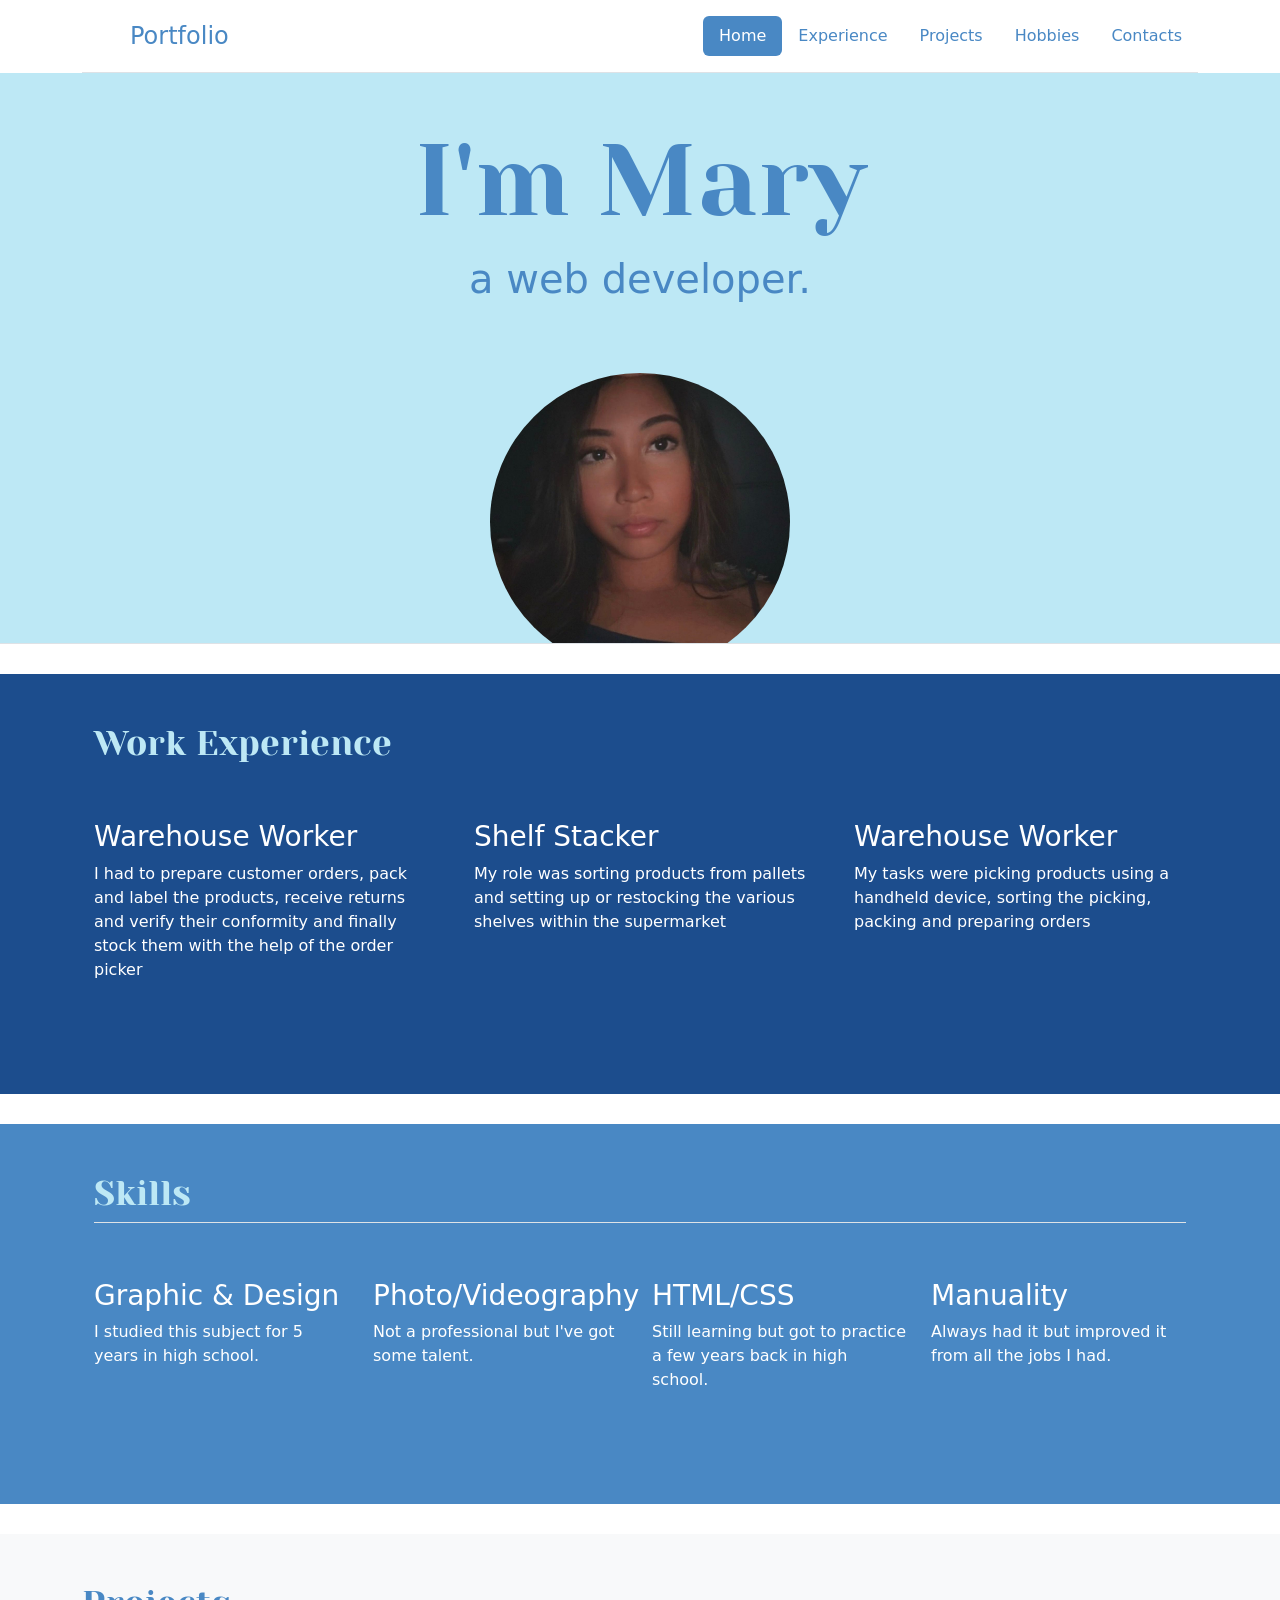
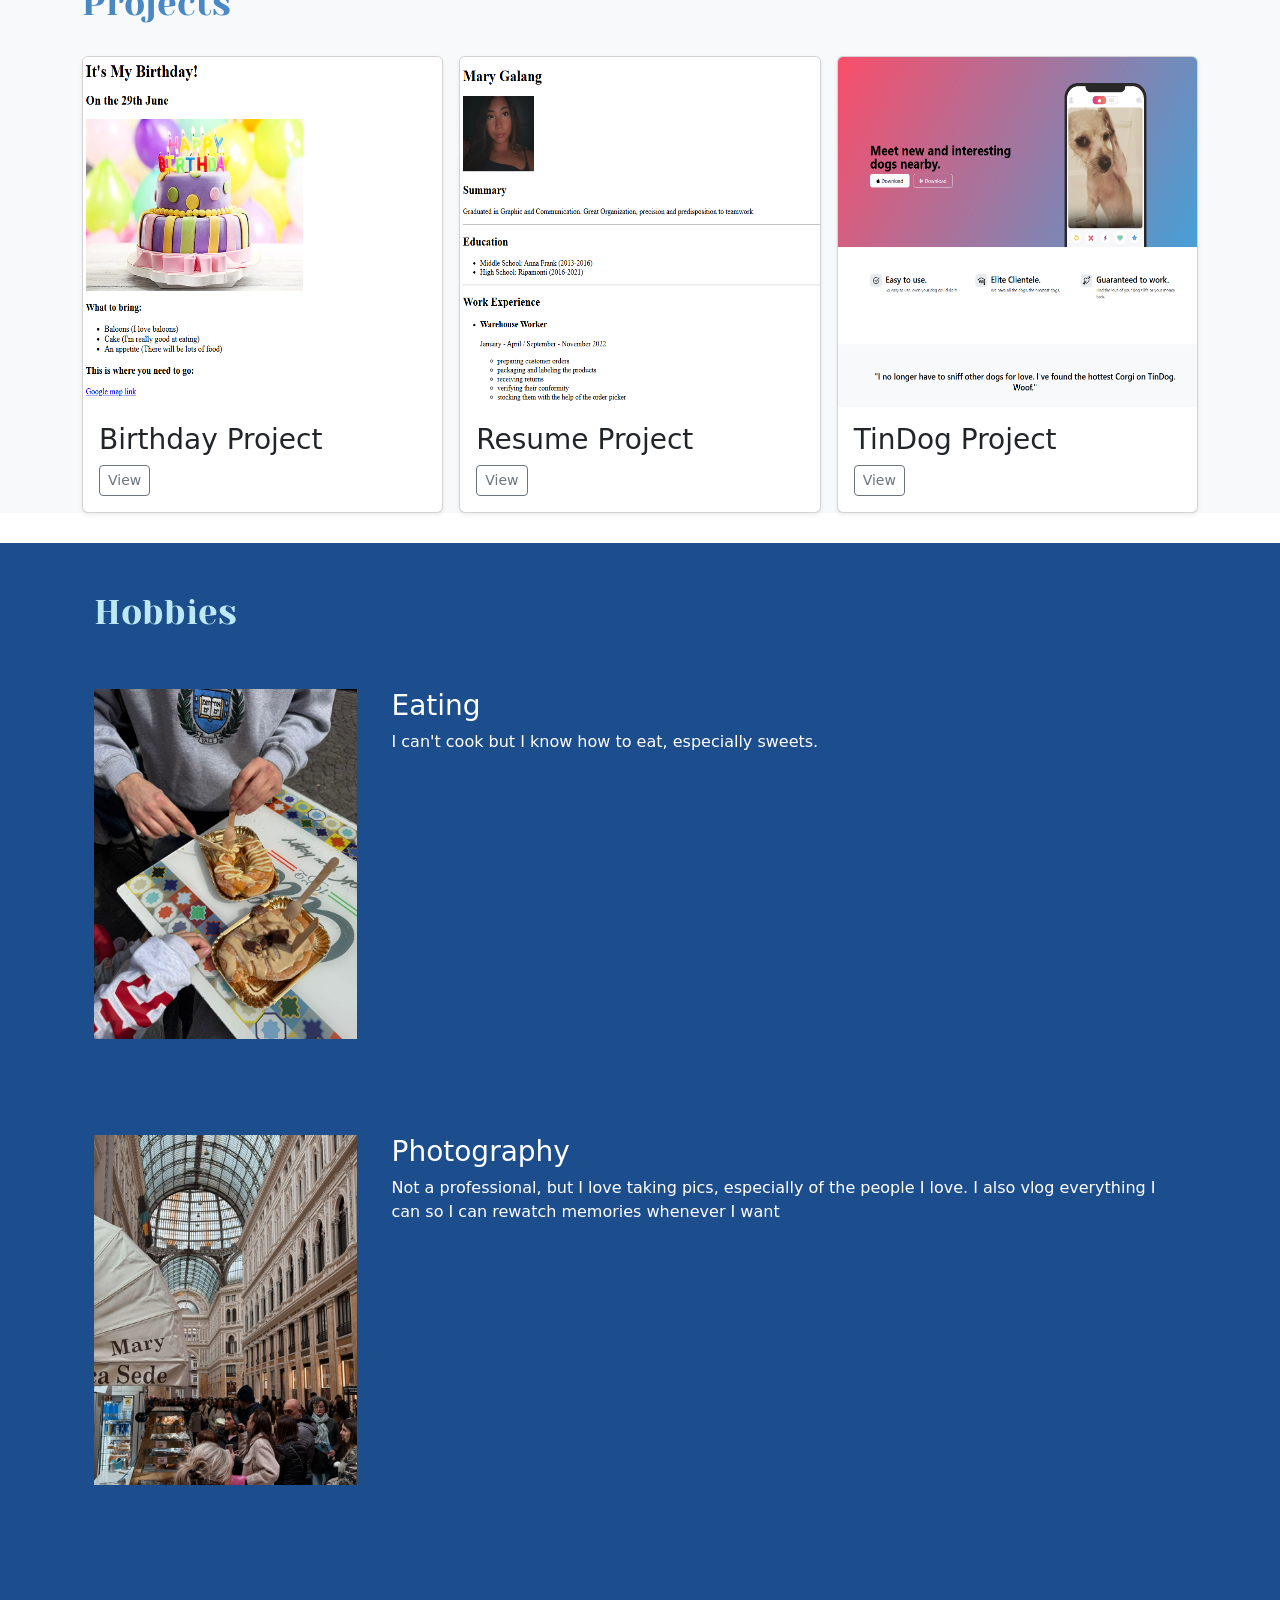
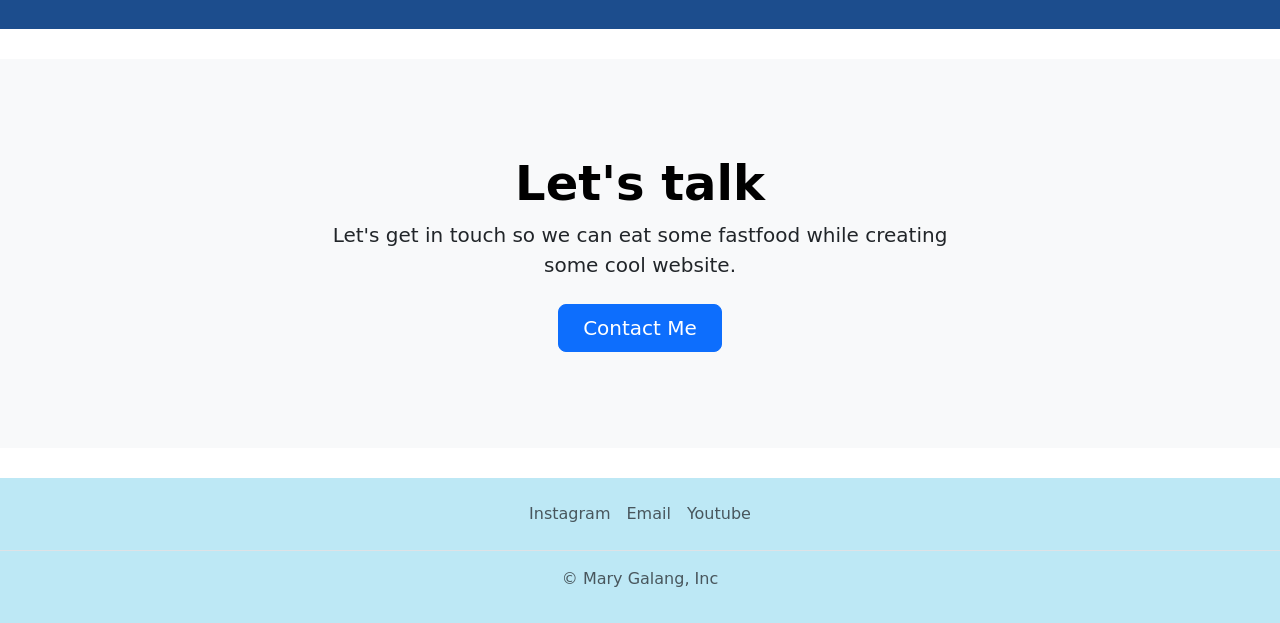
<file: index.html>
<!DOCTYPE html>
<html lang="en">
<head>
    <meta charset="UTF-8">
    <meta name="viewport" content="width=device-width, initial-scale=1.0">
    <link href="https://cdn.jsdelivr.net/npm/bootstrap@5.3.8/dist/css/bootstrap.min.css" rel="stylesheet" integrity="sha384-sRIl4kxILFvY47J16cr9ZwB07vP4J8+LH7qKQnuqkuIAvNWLzeN8tE5YBujZqJLB" crossorigin="anonymous">
    <link rel="stylesheet" href="style.css">
    <link rel="preconnect" href="https://fonts.googleapis.com">
<link rel="preconnect" href="https://fonts.gstatic.com" crossorigin>
<link href="https://fonts.googleapis.com/css2?family=Libre+Baskerville:ital,wght@0,400..700;1,400..700&family=Yeseva+One&display=swap" rel="stylesheet">
    <title>Mary Galang</title>
</head>
<body>
    <div class="container">
        <header class="d-flex flex-wrap justify-content-center py-3 border-bottom">
            <a href="/" class="d-flex align-items-center mb-3 mb-md-0 me-md-auto link-body-emphasis text-decoration-none">
                <svg class="bi me-2" width="40" height="32" aria-hidden="true"><use xlink:href="#bootstrap"></use></svg>
                <span class="fs-4" style="color: #4988C4"">Portfolio</span>
            </a>
            <ul class="nav nav-pills">
                <li class="nav-item">
                    <a href="#" class="nav-link active" aria-current="page" style="background-color: #4988C4">Home</a>
                </li>
                <li class="nav-item"><a href="#" class="nav-link" style="color: #4988C4">Experience</a>
                </li>
                <li class="nav-item">
                    <a href="#" class="nav-link" style="color: #4988C4">Projects</a>
                </li>
                <li class="nav-item">
                    <a href="#" class="nav-link" style="color: #4988C4">Hobbies</a>
                </li>
                <li class="nav-item">
                    <a href="#" class="nav-link" style="color: #4988C4">Contacts</a>
                </li>
            </ul>
        </header>
    </div>

    <div id="hero" class="px-4 pt-5 text-center border-bottom">
        <h1 class="display-4">I'm Mary</h1>
        <div class="col-lg-6 mx-auto">
            <p class="lead mb-9">a web developer.</p>
            <div class="d-grid gap-2 d-sm-flex justify-content-sm-center mb-5"></div>
        </div>
        <div class="overflow-hidden" style="max-height: 30vh;">
            <div class="container px-5">
                <img src="assets/mary.jpg" class="mary-img mb-5" alt="mary" width="300"  loading="lazy">
            </div>
        </div>
    </div>

<div class="space"></div>

<div class="container-x">
    <div class="container px-4 py-5" id="hanging-icons">
        <h2 class="ex">Work Experience</h2>
        <div class="row g-5 py-5 row-cols-1 row-cols-lg-3">
            <div class="col d-flex align-items-start">
               
                <div>
                    <h3>Warehouse Worker</h3>
                    <p>I had to prepare customer orders, pack and label the products, receive returns and verify their conformity and finally stock them with the help of the order picker</p>
                </div>
            </div>
            <div class="col d-flex align-items-start">
                
                <div>
                    <h3>Shelf Stacker</h3>
                    <p>My role was sorting products from pallets and setting up or restocking the various shelves within the supermarket</p>
                </div>
            </div>
            <div class="col d-flex align-items-start">
               
                <div>
                    <h3>Warehouse Worker</h3>
                    <p> My tasks were picking products using a handheld device, sorting the picking, packing and preparing orders</p>
                </div>
            </div>
        </div>
    </div>
</div>

<div class="space"></div>

<div class="container-s">
      <div class="container px-4 py-5" id="icon-grid">
        <h2 class="pb-2 border-bottom">Skills</h2>
        <div class="row row-cols-1 row-cols-sm-2 row-cols-md-3 row-cols-lg-4 g-4 py-5">
            <div class="col d-flex align-items-start">
                
                <div>
                    <h3>Graphic & Design</h3>
                    <p>I studied this subject for 5 years in high school.</p>
                </div>
            </div>
            <div class="col d-flex align-items-start">
               
                <div>
                    <h3>Photo/Videography</h3>
                    <p>Not a professional but I've got some talent.</p>
                </div>
            </div>
            <div class="col d-flex align-items-start">
                
                <div>
                    <h3>HTML/CSS</h3>
                    <p>Still learning but got to practice a few years back in high school.</p>
                </div>
            </div>
            <div class="col d-flex align-items-start">
                
                <div>
                    <h3>Manuality</h3>
                    <p>Always had it but improved it from all the jobs I had.</p>
                </div>
            </div>
        </div>
    </div>
</div>

<div class="space"></div>


    <div class="album pt-5 bg-body-tertiary">
        <div class="container">
            <h2 class="pb-4">Projects</h2>
            <div class="row row-cols-1 row-cols-sm-2 row-cols-md-3 g-3">
                <div class="col">
                    <div class="card shadow-sm">
                        <img src="./assets/p1.png" aria-label="Placeholder: Thumbnail" class="bd-placeholder-img card-img-top" height="350" preserveAspectRatio="xMidYMid slice" role="img" width="100%" xmlns="http://www.w3.org/2000/svg">
                            <title>Placeholder</title>
                    </img>
                        <div class="card-body">
                            <h3 class="card-text">Birthday Project</h3>
                            <div class="d-flex justify-content-between align-items-center">
                                <div class="btn-group"> 
                                    <a href="./public/3.4 Birthday Invite Project/index.html">
                                    <button type="button" class="btn btn-sm btn-outline-secondary">View</button></a>
                                </div>
                            </div>
                        </div>
                    </div>
                </div>
                <div class="col">
                    <div class="card shadow-sm">
                        <img src="./assets/p2.png" aria-label="Placeholder: Thumbnail" class="bd-placeholder-img card-img-top" height="350" preserveAspectRatio="xMidYMid slice" role="img" width="100%" xmlns="http://www.w3.org/2000/svg">
                            
                            <title>Placeholder</title>
                            <rect width="100%" height="100%" fill="#1C4D8D"></rect>
                        </svg>
                        <div class="card-body">
                            <h3 class="card-text">Resume Project</h3>
                            <div class="d-flex justify-content-between align-items-center"> <div class="btn-group">
                                <a href="./public/1.0 Capstone Project/index.html"><button type="button" class="btn btn-sm btn-outline-secondary">View</button></a>

                            </div>
                        </div>
                    </div>
                </div>
            </div>
            <div class="col">
                <div class="card shadow-sm">
                    <img src="./assets/p3.png" aria-label="Placeholder: Thumbnail" class="bd-placeholder-img card-img-top" height="350" preserveAspectRatio="xMidYMid slice" role="img" width="100%" xmlns="http://www.w3.org/2000/svg">
                        <title>Placeholder</title>
                    </svg>
                    <div class="card-body">
                        <h3 class="card-text">TinDog Project</h3>
                        <div class="d-flex justify-content-between align-items-center">
                            <div class="btn-group">
                                <a href="./public/11.3 TinDog Project/index.html"><button type="button" class="btn btn-sm btn-outline-secondary">View</button></a>
                            </div>
                        </div>
                    </div>
                </div>
            </div>
        </div>
    </div>
            
<div class="space"></div>

    <div class="container-h">
    <div class="container px-4 py-5" id="hanging-icons">
        <h2 class="ex">Hobbies</h2>
       
            <div class="row g-4 py-5">
               <div class="col d-flex align-items-start">
                 <img id="photo" src="./assets/food.jpeg" height="350">
            
                <div>
                    <h3>Eating</h3>
                    <p>I can't cook but I know how to eat, especially sweets.</p>
                </div>
            </div>
            <div class="row g-4 py-5">
               <div class="col d-flex align-items-start">
                 <img id="photo" src="./assets/photography.jpeg" height="350">
            
                 <div>
                    <h3>Photography</h3>
                    <p>Not a professional, but I love taking pics, especially of the people I love. I also vlog everything I can so I can rewatch memories whenever I want</p>
                 </div>
                </div>
            </div>
            </div>
    </div>
    </div>

<div class="space"></div>

<div class="px-4 py-5 my-5 text-center">
<h1 class="display-5 fw-bold text-body-emphasis">Let's talk</h1>
<div class="col-lg-6 mx-auto">
    <p class="lead mb-4">Let's get in touch so we can eat some fastfood while creating some cool website.</p>
    <div class="d-grid gap-2 d-sm-flex justify-content-sm-center">
        <a href="https://www.instagram.com/marygalang/"><button type="button" class="btn btn-primary btn-lg px-4 gap-3">Contact Me</button></a> 
    </div>
</div>
</div>

<div class="space"></div>

<div class="container-f">
    <footer class="py-3">
        <ul class="nav justify-content-center border-bottom pb-3 mb-3">
            <li class="nav-item">
                <a href="https://www.instagram.com/marygalang/" class="nav-link px-2 text-body-secondary">Instagram</a>
            </li>
            <li class="nav-item">
                <a href="https://www.icloud.com/mail/maryanngalang44@icloud.com" class="nav-link px-2 text-body-secondary">Email</a>
            </li>
            <li class="nav-item">
                <a href="https://www.youtube.com/@maryvlogs_" class="nav-link px-2 text-body-secondary">Youtube</a>
            </li>
        </ul>
        <p class="text-center text-body-secondary">© Mary Galang, Inc</p>
    </footer>
</div>
  
  <script src="https://cdn.jsdelivr.net/npm/bootstrap@5.3.8/dist/js/bootstrap.bundle.min.js" integrity="sha384-FKyoEForCGlyvwx9Hj09JcYn3nv7wiPVlz7YYwJrWVcXK/BmnVDxM+D2scQbITxI" crossorigin="anonymous"></script>
</body>
</html>
</file>
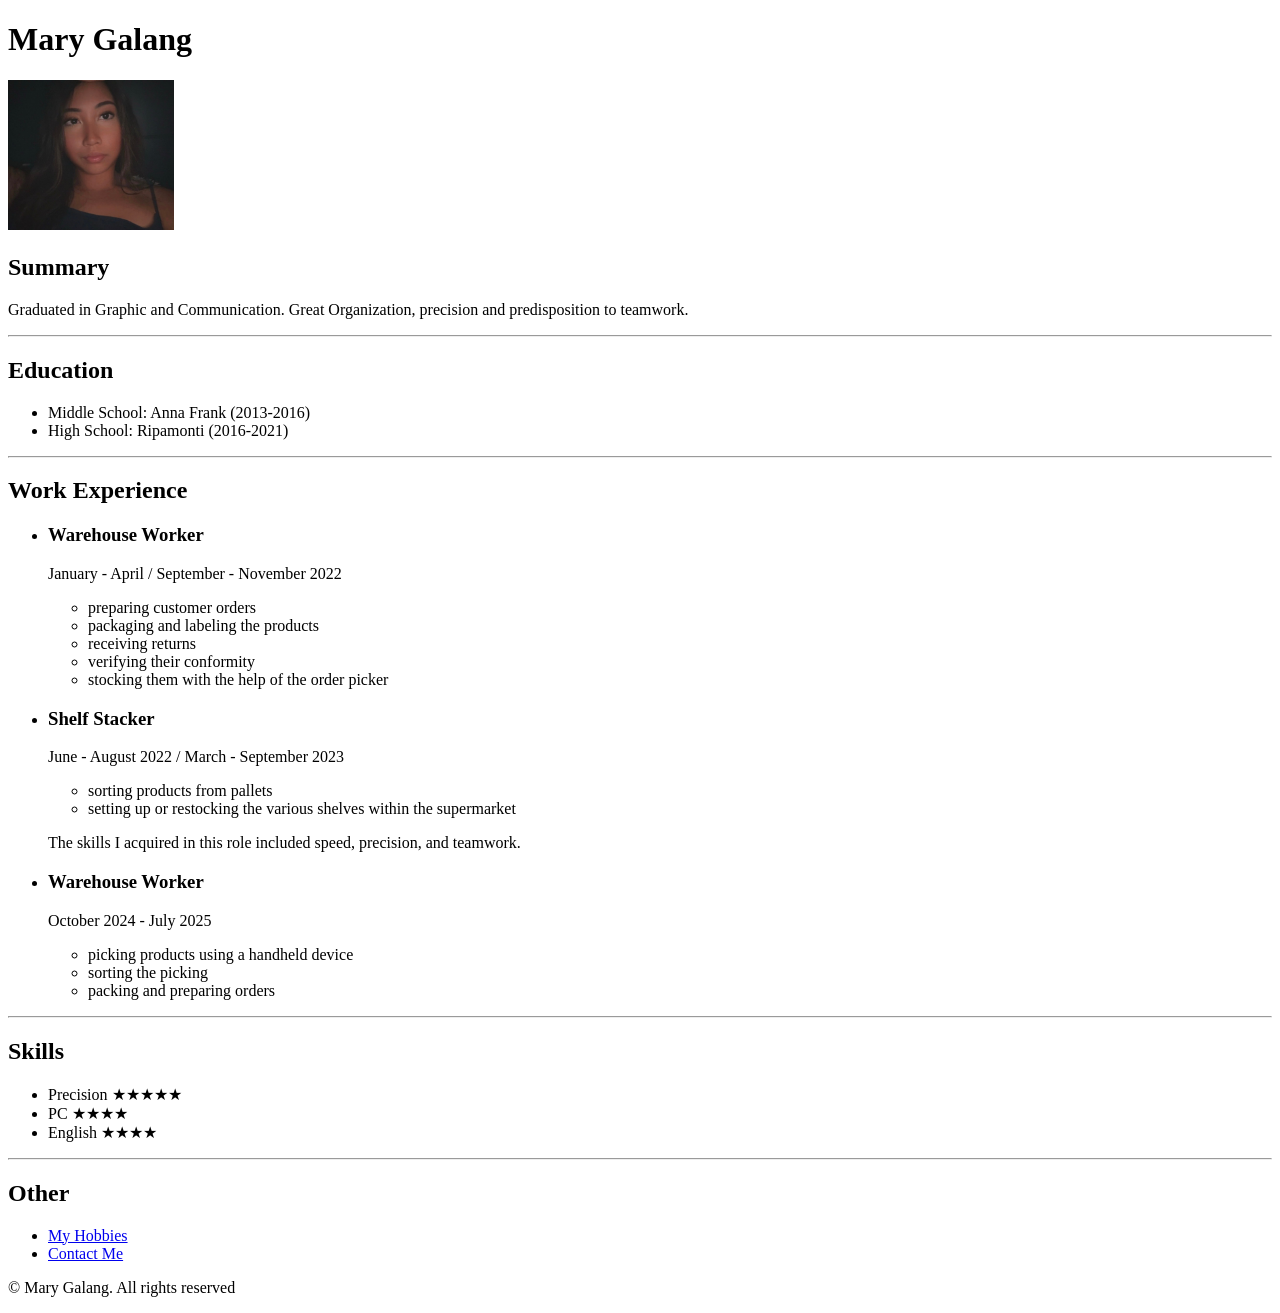
<file: public/1.0 Capstone Project/index.html>
<!DOCTYPE html>
<html lang="en">
<head>
    <meta charset="UTF-8">
    <meta name="viewport" content="width=device-width, initial-scale=1.0">
    <title>My Resume</title>
</head>
<body>
    <h1>Mary Galang</h1>
    <img src="public/resume photo.png" height="150">
    <h2>Summary</h2>
    <p>Graduated in Graphic and Communication. Great Organization, precision and predisposition to teamwork.</p>
    <hr>
    <h2>Education</h2>
    <ul>
        <li>Middle School: Anna Frank (2013-2016)</li>
        <li>High School: Ripamonti (2016-2021)</li>
    </ul>
    <hr>
    <h2>Work Experience</h2>
    <ul>
        <li>
            <h3>Warehouse Worker</h3>
            <p> January - April / September - November 2022</p>
            <ul>
                <li>preparing customer orders</li>
                <li>packaging and labeling the products</li>
                <li>receiving returns</li>
                <li>verifying their conformity</li>
                <li>stocking them with the help of the order picker</li>
            </ul>
        </li>
        <li>
            <h3>Shelf Stacker </h3>
            <p>June - August 2022 / March - September 2023</p>
            <ul>
                <li>sorting products from pallets</li>
                <li>setting up or restocking the various shelves within the supermarket</li>
            </ul>
            <p>The skills I acquired in this role included speed, precision, and teamwork.</p>
        </li>
        <li>
            <h3>Warehouse Worker </h3>
            <p>October 2024 - July 2025</p>
            <ul>
                <li>picking products using a handheld device</li>
                <li>sorting the picking</li>
                <li>packing and preparing orders</li>
            </ul>
        </li>
    </ul>
    <hr>
    <h2>Skills</h2>
    <ul>
        <li>Precision ★★★★★</li>
        <li>PC ★★★★</li>
        <li>English ★★★★</li>
    </ul>
    <hr>
    <h2>Other</h2>
    <ul>
        <li><a href="hobbies.html">My Hobbies</a>
        <li><a href="contacts.html">Contact Me</a></li>
    </ul>
    <footer>
        <p>© Mary Galang. All rights reserved</p>
    </footer>

</body>
</html>
</file>
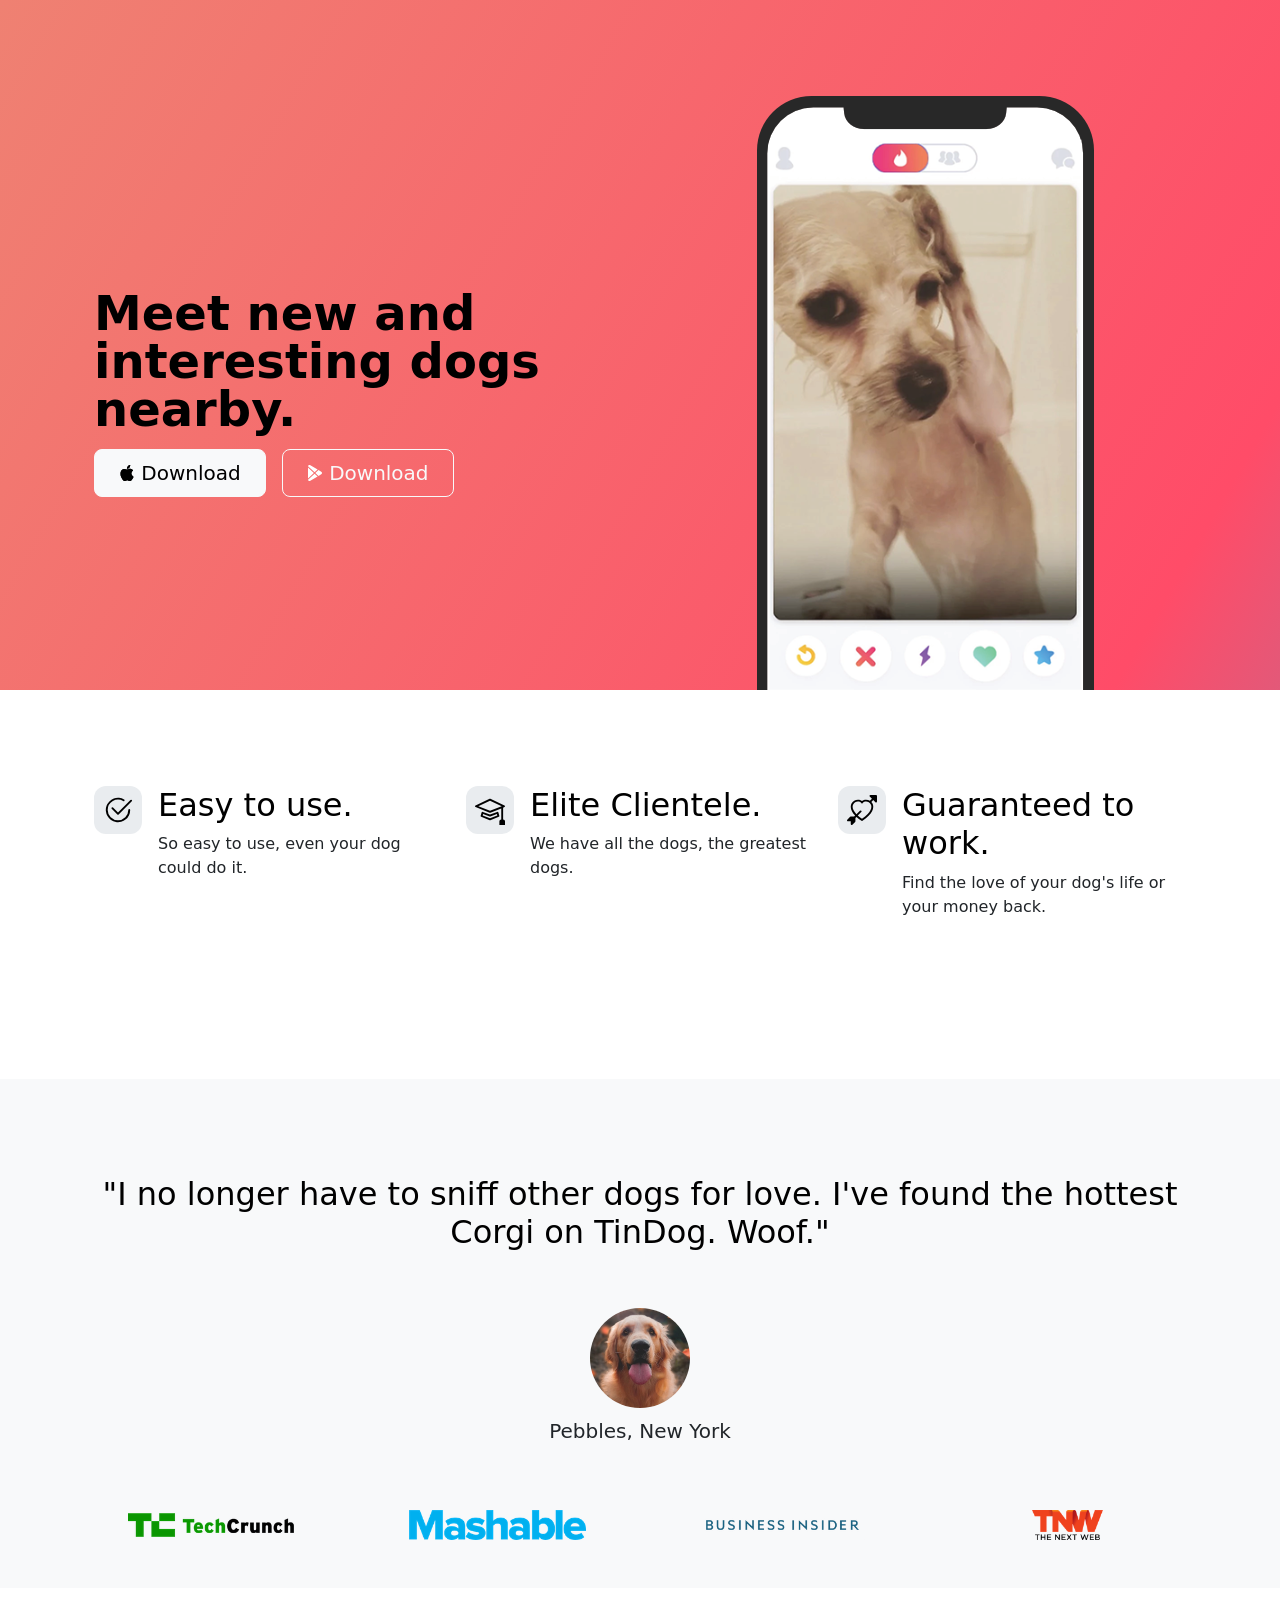
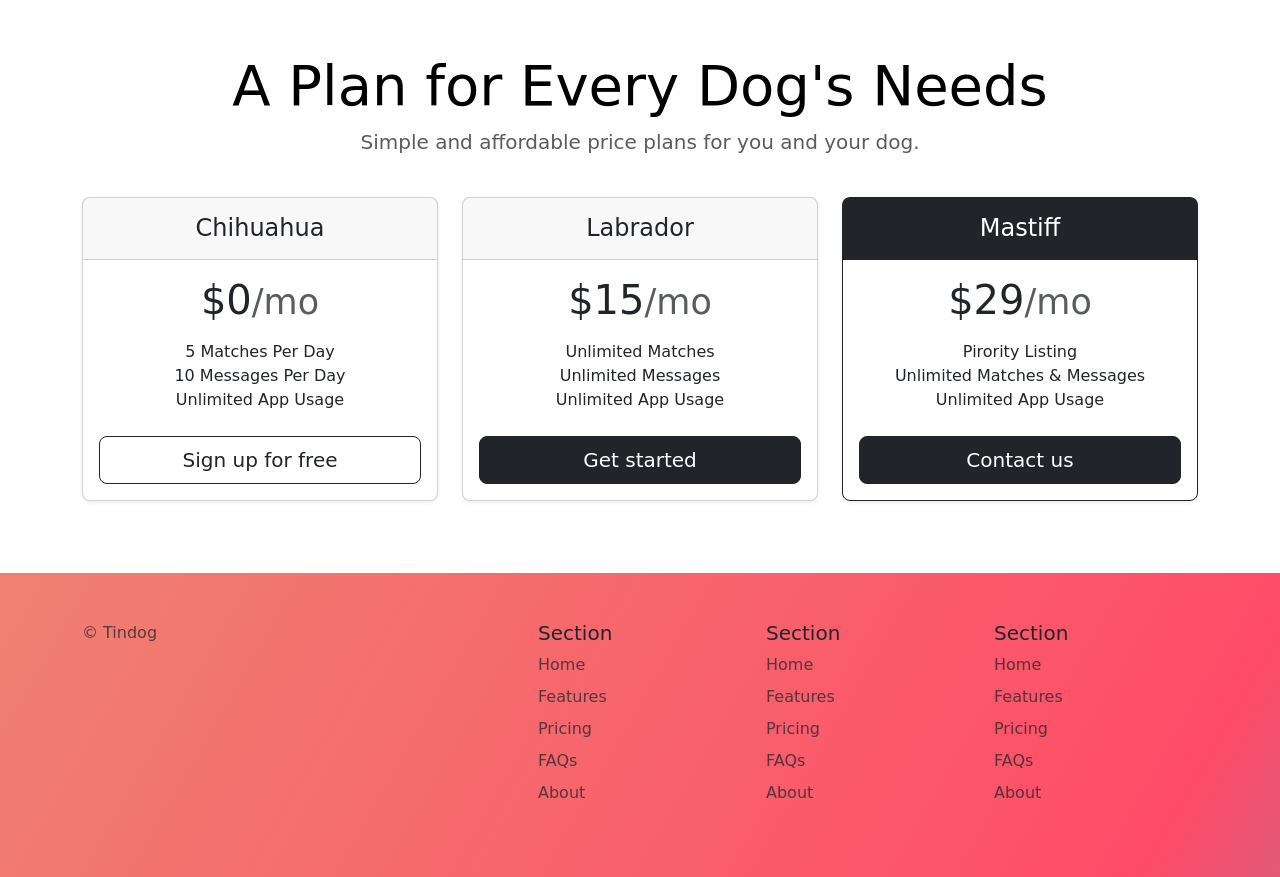
<file: public/11.3 TinDog Project/index.html>
<!DOCTYPE html>
<html lang="en">

<head>
  <meta charset="UTF-8">
  <meta name="viewport" content="width=device-width, initial-scale=1.0">
  <title>TinDog</title>
  <link rel="stylesheet" href="./css/style.css">
  <link href="https://cdn.jsdelivr.net/npm/bootstrap@5.3.8/dist/css/bootstrap.min.css" rel="stylesheet" integrity="sha384-sRIl4kxILFvY47J16cr9ZwB07vP4J8+LH7qKQnuqkuIAvNWLzeN8tE5YBujZqJLB" crossorigin="anonymous">
</head>

<body>

  <!-- Title -->
  <section id="title" class="gradient-background">

   <div class="container col-xxl-8 px-4 pt-5">
    <div class="row flex-lg-row-reverse align-items-center g-5 pt-5">
      <div class="col-10 col-sm-8 col-lg-6">
        <img src="images/iphone.png" class="d-block mx-lg-auto img-fluid" alt="iphone" height="200"
          loading="lazy">
      </div>
      <div class="col-lg-6">
        <h1 class="display-5 fw-bold text-body-emphasis lh-1 mb-3">Meet new and interesting dogs nearby.</h1>
        <div class="d-grid gap-2 d-md-flex justify-content-md-start">
          <button type="button" class="btn btn-light btn-lg px-4 me-md-2">
            <svg xmlns="http://www.w3.org/2000/svg" width="16" height="16" fill="black" class="bi bi-apple mb-1" viewBox="0 0 16 16">
<path d="M11.182.008C11.148-.03 9.923.023 8.857 1.18c-1.066 1.156-.902 2.482-.878 2.516.024.034 1.52.087 2.475-1.258.955-1.345.762-2.391.728-2.43Zm3.314 11.733c-.048-.096-2.325-1.234-2.113-3.422.212-2.189 1.675-2.789 1.698-2.854.023-.065-.597-.79-1.254-1.157a3.692 3.692 0 0 0-1.563-.434c-.108-.003-.483-.095-1.254.116-.508.139-1.653.589-1.968.607-.316.018-1.256-.522-2.267-.665-.647-.125-1.333.131-1.824.328-.49.196-1.422.754-2.074 2.237-.652 1.482-.311 3.83-.067 4.56.244.729.625 1.924 1.273 2.796.576.984 1.34 1.667 1.659 1.899.319.232 1.219.386 1.843.067.502-.308 1.408-.485 1.766-.472.357.013 1.061.154 1.782.539.571.197 1.111.115 1.652-.105.541-.221 1.324-1.059 2.238-2.758.347-.79.505-1.217.473-1.282Z" />
<path d="M11.182.008C11.148-.03 9.923.023 8.857 1.18c-1.066 1.156-.902 2.482-.878 2.516.024.034 1.52.087 2.475-1.258.955-1.345.762-2.391.728-2.43Zm3.314 11.733c-.048-.096-2.325-1.234-2.113-3.422.212-2.189 1.675-2.789 1.698-2.854.023-.065-.597-.79-1.254-1.157a3.692 3.692 0 0 0-1.563-.434c-.108-.003-.483-.095-1.254.116-.508.139-1.653.589-1.968.607-.316.018-1.256-.522-2.267-.665-.647-.125-1.333.131-1.824.328-.49.196-1.422.754-2.074 2.237-.652 1.482-.311 3.83-.067 4.56.244.729.625 1.924 1.273 2.796.576.984 1.34 1.667 1.659 1.899.319.232 1.219.386 1.843.067.502-.308 1.408-.485 1.766-.472.357.013 1.061.154 1.782.539.571.197 1.111.115 1.652-.105.541-.221 1.324-1.059 2.238-2.758.347-.79.505-1.217.473-1.282Z" />
</svg> Download</button>

<button type="button" class="btn btn-outline-light btn-lg px-4">
<svg xmlns="http://www.w3.org/2000/svg" width="16" height="16" fill="white" class="bi bi-google-play mb-1" viewBox="0 0 16 16">
<path d="M14.222 9.374c1.037-.61 1.037-2.137 0-2.748L11.528 5.04 8.32 8l3.207 2.96 2.694-1.586Zm-3.595 2.116L7.583 8.68 1.03 14.73c.201 1.029 1.36 1.61 2.303 1.055l7.294-4.295ZM1 13.396V2.603L6.846 8 1 13.396ZM1.03 1.27l6.553 6.05 3.044-2.81L3.333.215C2.39-.341 1.231.24 1.03 1.27Z" />
</svg> Download</button>
        </div>
      </div> 
    </div>
  </div>
  </div>
  </section>

  <!-- Features -->
  <section id="features">
<div class="container px-4 py-5" id="hanging-icons"> 
  <div class="row g-4 py-5 row-cols-1 row-cols-lg-3"> 
    <div class="col d-flex align-items-start"> 
      <div class="icon-square text-body-emphasis bg-body-secondary d-inline-flex align-items-center justify-content-center fs-4 flex-shrink-0 me-3"> 
        <svg xmlns="http://www.w3.org/2000/svg" height="30" fill="currentColor" class="bi bi-check2-circle"
              viewBox="0 0 16 16">
<path d="M2.5 8a5.5 5.5 0 0 1 8.25-4.764.5.5 0 0 0 .5-.866A6.5 6.5 0 1 0 14.5 8a.5.5 0 0 0-1 0 5.5 5.5 0 1 1-11 0z" />
<path d="M15.354 3.354a.5.5 0 0 0-.708-.708L8 9.293 5.354 6.646a.5.5 0 1 0-.708.708l3 3a.5.5 0 0 0 .708 0l7-7z" />
</svg>
    </div> 
    <div> 
      <h3 class="fs-2 text-body-emphasis">Easy to use.</h3> 
      <p>So easy to use, even your dog could do it.</p> 
      
    </div> </div> <div class="col d-flex align-items-start"> 
  <div class="icon-square text-body-emphasis bg-body-secondary d-inline-flex align-items-center justify-content-center fs-4 flex-shrink-0 me-3"> 
    <svg xmlns="http://www.w3.org/2000/svg" height="30" fill="currentColor" class="bi bi-mortarboard" viewBox="0 0 16 16">
<path d="M8.211 2.047a.5.5 0 0 0-.422 0l-7.5 3.5a.5.5 0 0 0 .025.917l7.5 3a.5.5 0 0 0 .372 0L14 7.14V13a1 1 0 0 0-1 1v2h3v-2a1 1 0 0 0-1-1V6.739l.686-.275a.5.5 0 0 0 .025-.917l-7.5-3.5ZM8 8.46 1.758 5.965 8 3.052l6.242 2.913L8 8.46Z"/>
<path d="M4.176 9.032a.5.5 0 0 0-.656.327l-.5 1.7a.5.5 0 0 0 .294.605l4.5 1.8a.5.5 0 0 0 .372 0l4.5-1.8a.5.5 0 0 0 .294-.605l-.5-1.7a.5.5 0 0 0-.656-.327L8 10.466 4.176 9.032Zm-.068 1.873.22-.748 3.496 1.311a.5.5 0 0 0 .352 0l3.496-1.311.22.748L8 12.46l-3.892-1.556Z"/>
</svg>
  </div> 
  <div> 
    <h3 class="fs-2 text-body-emphasis">Elite Clientele.</h3> 
    <p>We have all the dogs, the greatest dogs.</p> 
    
    
</div> 
</div> 
<div class="col d-flex align-items-start"> 
  <div class="icon-square text-body-emphasis bg-body-secondary d-inline-flex align-items-center justify-content-center fs-4 flex-shrink-0 me-3">
     <svg xmlns="http://www.w3.org/2000/svg" height="30" fill="currentColor" class="bi bi-arrow-through-heart"
              viewBox="0 0 16 16">
<path fill-rule="evenodd" d="M2.854 15.854A.5.5 0 0 1 2 15.5V14H.5a.5.5 0 0 1-.354-.854l1.5-1.5A.5.5 0 0 1 2 11.5h1.793l.53-.53c-.771-.802-1.328-1.58-1.704-2.32-.798-1.575-.775-2.996-.213-4.092C3.426 2.565 6.18 1.809 8 3.233c1.25-.98 2.944-.928 4.212-.152L13.292 2 12.147.854A.5.5 0 0 1 12.5 0h3a.5.5 0 0 1 .5.5v3a.5.5 0 0 1-.854.354L14 2.707l-1.006 1.006c.236.248.44.531.6.845.562 1.096.585 2.517-.213 4.092-.793 1.563-2.395 3.288-5.105 5.08L8 13.912l-.276-.182a21.86 21.86 0 0 1-2.685-2.062l-.539.54V14a.5.5 0 0 1-.146.354l-1.5 1.5Zm2.893-4.894A20.419 20.419 0 0 0 8 12.71c2.456-1.666 3.827-3.207 4.489-4.512.679-1.34.607-2.42.215-3.185-.817-1.595-3.087-2.054-4.346-.761L8 4.62l-.358-.368c-1.259-1.293-3.53-.834-4.346.761-.392.766-.464 1.845.215 3.185.323.636.815 1.33 1.519 2.065l1.866-1.867a.5.5 0 1 1 .708.708L5.747 10.96Z" />
</svg>
    </div> 
    <div> 
      <h3 class="fs-2 text-body-emphasis">Guaranteed to work.</h3>
       <p>Find the love of your dog's life or your money back.</p>
        
       </div> </div> </div> </div>
  </section>

  <!-- Testimonial -->
 <section id="testimonial">
  <div class="my-5">
   <div class="p-5 text-center bg-body-tertiary"> 
    <div class="container py-5"> 
      <h2 class="text-body-emphasis">"I no longer have to sniff other dogs for love. I've found the hottest Corgi on
      TinDog. Woof."</h2>
      <img class="profile-img mt-5" src="images/dog-img.jpg" id="dog" alt="dog">
      <p class="col-lg-8 mx-auto lead mt-2">Pebbles, New York
      </p>
    </div>

<div class="container">
  <div class="row">
    <div class="col-lg-3 col-sm-12">
      <img src="images/techcrunch.png" alt="techcrunch" height="30px">
    </div>
    <div class="col-lg-3 col-sm-12">
      <img src="images/mashable.png" alt="mashable" height="30px">
    </div>
    <div class="col-lg-3 col-sm-12">
      <img src="images/bizinsider.png" alt="bizinsider" height="30px">
    </div>
    <div class="col-lg-3 col-sm-12">
      <img src="images/tnw.png" alt="tnw" height="30px">
    </div>
  </div>
</div>
</div> 
</div> 
</section>

  <!-- Pricing -->
  <section id="pricing">
    <div class="container">
   <div class="pricing-header p-3 pb-md-4 mx-auto text-center"> <h2 class="display-4 fw-normal text-body-emphasis">A Plan for Every Dog's Needs</h2> <p class="fs-5 text-body-secondary">Simple and affordable price plans for you and your dog.</p> </div>
<div class="row row-cols-1 row-cols-md-3 mb-3 text-center"> 
<div class="col"> <div class="card mb-4 rounded-3 shadow-sm">
  <div class="card-header py-3">
    <h4 class="my-0 fw-normal">Chihuahua</h4>
  </div>
  <div class="card-body">
    <h1 class="card-title pricing-card-title">$0<small class="text-body-secondary fw-light">/mo</small></h1>
    <ul class="list-unstyled mt-3 mb-4">
      <li>5 Matches Per Day</li>
      <li>10 Messages Per Day</li>
      <li>Unlimited App Usage</li>
    </ul>
    <button type="button" class="w-100 btn btn-lg btn btn-outline-dark">Sign up for free</button>
  </div> 
</div>
</div>
<div class="col">
  <div class="card mb-4 rounded-3 shadow-sm">
    <div class="card-header py-3">
      <h4 class="my-0 fw-normal">Labrador</h4>
    </div>
    <div class="card-body">
      <h1 class="card-title pricing-card-title">$15<small class="text-body-secondary fw-light">/mo</small></h1>
      <ul class="list-unstyled mt-3 mb-4">
        <li>Unlimited Matches</li>
        <li>Unlimited Messages</li>
        <li>Unlimited App Usage</li> </ul>
        <button type="button" class="w-100 btn btn-lg btn-dark">Get started</button> 
      </div> 
    </div> 
  </div> 
  <div class="col"> 
    <div class="card mb-4 rounded-3 shadow-sm border-dark"> 
      <div class="card-header py-3 text-bg-dark border-dark">
         <h4 class="my-0 fw-normal">Mastiff</h4> </div>
          <div class="card-body">
             <h1 class="card-title pricing-card-title">$29<small class="text-body-secondary fw-light">/mo</small></h1> 
             <ul class="list-unstyled mt-3 mb-4"> 
              <li>Pirority Listing</li> 
              <li>Unlimited Matches & Messages</li> 
              <li>Unlimited App Usage</li>
              </ul> <button type="button" class="w-100 btn btn-lg btn-dark">Contact us</button> 
            </div> 
          </div>
         </div> 
        </div>
      </div>
  </section>
  <!-- Footer -->
  <section id="footer">
    <div class="gradient-background">
<div class="container">
  
  <footer class="row row-cols-1 row-cols-sm-2 row-cols-md-5 py-5 mt-5 ">
    <div class="col mb-3">
      <p class="text-body-secondary">© Tindog
      </p>
    </div>
    <div class="col mb-3">
    </div>
    <div class="col mb-3">
      <h5>Section</h5>
      <ul class="nav flex-column">
        <li class="nav-item mb-2">
          <a href="#" class="nav-link p-0 text-body-secondary">Home</a>
        </li>
        <li class="nav-item mb-2"><a href="#" class="nav-link p-0 text-body-secondary">Features</a>
        </li>
        <li class="nav-item mb-2"><a href="#" class="nav-link p-0 text-body-secondary">Pricing</a></li>
        <li class="nav-item mb-2"><a href="#" class="nav-link p-0 text-body-secondary">FAQs</a></li>
        <li class="nav-item mb-2"><a href="#" class="nav-link p-0 text-body-secondary">About</a></li>
      </ul> </div> <div class="col mb-3"> <h5>Section</h5> <ul class="nav flex-column">
        <li class="nav-item mb-2"><a href="#" class="nav-link p-0 text-body-secondary">Home</a></li>
        <li class="nav-item mb-2"><a href="#" class="nav-link p-0 text-body-secondary">Features</a></li>
        <li class="nav-item mb-2"><a href="#" class="nav-link p-0 text-body-secondary">Pricing</a></li>
        <li class="nav-item mb-2"><a href="#" class="nav-link p-0 text-body-secondary">FAQs</a></li>
        <li class="nav-item mb-2"><a href="#" class="nav-link p-0 text-body-secondary">About</a></li> </ul> </div>
        <div class="col mb-3"> <h5>Section</h5> <ul class="nav flex-column"> <li class="nav-item mb-2"><a href="#" class="nav-link p-0 text-body-secondary">Home</a></li>
          <li class="nav-item mb-2"><a href="#" class="nav-link p-0 text-body-secondary">Features</a></li>
          <li class="nav-item mb-2"><a href="#" class="nav-link p-0 text-body-secondary">Pricing</a></li>
          <li class="nav-item mb-2"><a href="#" class="nav-link p-0 text-body-secondary">FAQs</a></li>
          <li class="nav-item mb-2"><a href="#" class="nav-link p-0 text-body-secondary">About
          </a></li> </ul> </div> </footer>
</div></div>
  </section>
<script src="https://cdn.jsdelivr.net/npm/bootstrap@5.3.8/dist/js/bootstrap.bundle.min.js" integrity="sha384-FKyoEForCGlyvwx9Hj09JcYn3nv7wiPVlz7YYwJrWVcXK/BmnVDxM+D2scQbITxI" crossorigin="anonymous"></script>
</body>

</html>
</file>
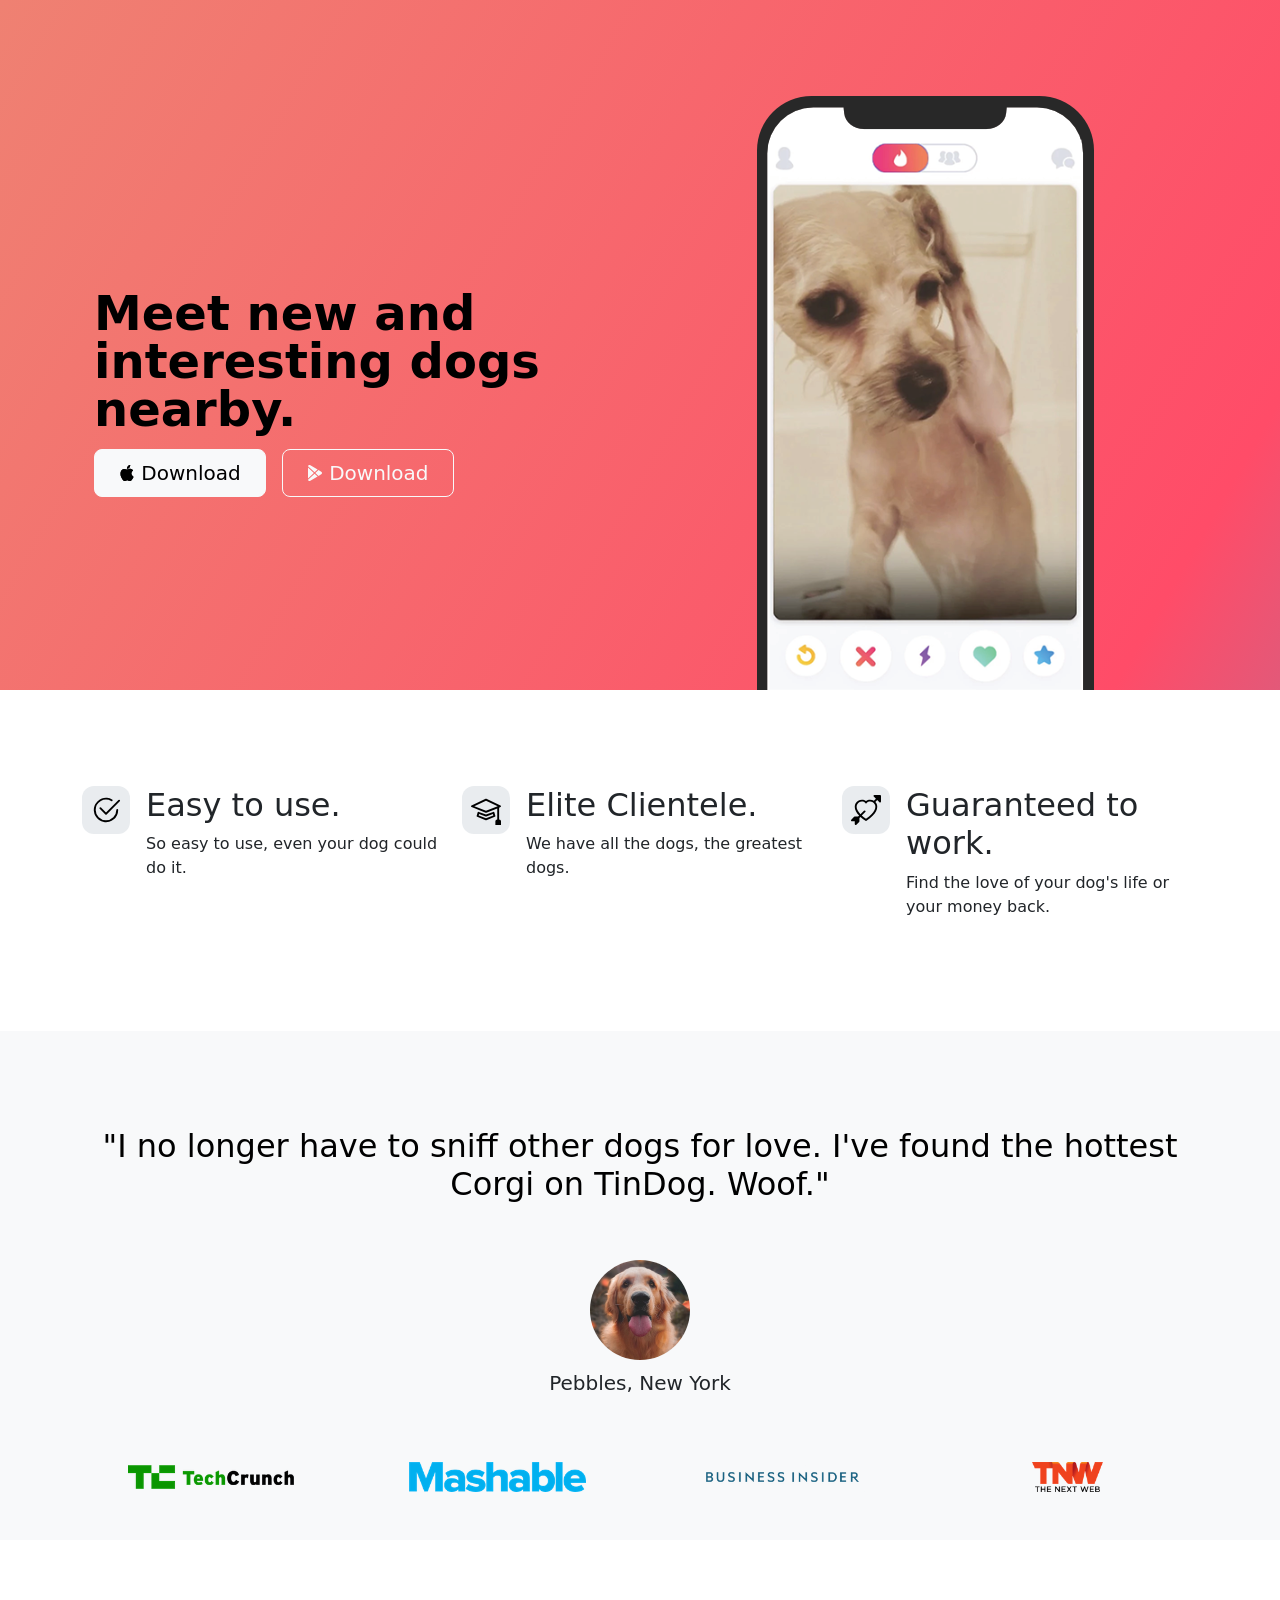
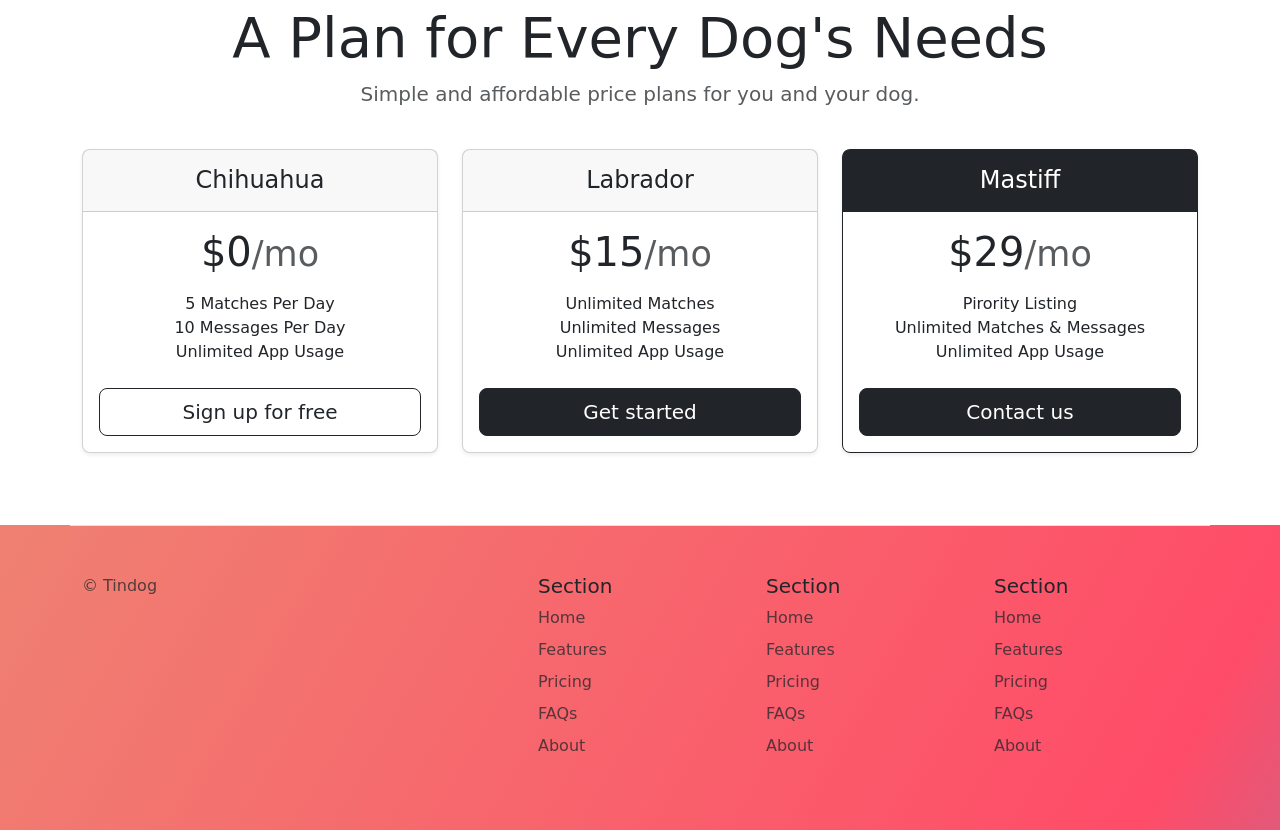
<file: public/11.3 TinDog Project/solution.html>
<!DOCTYPE html>
<html lang="en">

<head>
  <meta charset="UTF-8">
  <meta name="viewport" content="width=device-width, initial-scale=1.0">
  <title>TinDog</title>
  <link href="https://cdn.jsdelivr.net/npm/bootstrap@5.3.0-alpha3/dist/css/bootstrap.min.css" rel="stylesheet"
    integrity="sha384-KK94CHFLLe+nY2dmCWGMq91rCGa5gtU4mk92HdvYe+M/SXH301p5ILy+dN9+nJOZ" crossorigin="anonymous">
  <link rel="stylesheet" href="./css/solution.css">
</head>

<body>


  <!-- Title -->
  <section id="title" class="gradient-background">

    <div class="container col-xxl-8 px-4 pt-5">
      <div class="row flex-lg-row-reverse align-items-center g-5 pt-5">
        <div class="col-10 col-sm-8 col-lg-6">
          <img src="./images/iphone.png" class="d-block mx-lg-auto img-fluid" alt="Bootstrap Themes" height="200"
            loading="lazy">
        </div>
        <div class="col-lg-6">
          <h1 class="display-5 fw-bold text-body-emphasis lh-1 mb-3">Meet new and interesting dogs nearby.</h1>

          <div class="d-grid gap-2 d-md-flex justify-content-md-start">
            <button type="button" class="btn btn-light btn-lg px-4 me-md-2"><svg xmlns="http://www.w3.org/2000/svg"
                width="16" height="16" fill="currentColor" class="bi bi-apple mb-1" viewBox="0 0 16 16">
                <path
                  d="M11.182.008C11.148-.03 9.923.023 8.857 1.18c-1.066 1.156-.902 2.482-.878 2.516.024.034 1.52.087 2.475-1.258.955-1.345.762-2.391.728-2.43Zm3.314 11.733c-.048-.096-2.325-1.234-2.113-3.422.212-2.189 1.675-2.789 1.698-2.854.023-.065-.597-.79-1.254-1.157a3.692 3.692 0 0 0-1.563-.434c-.108-.003-.483-.095-1.254.116-.508.139-1.653.589-1.968.607-.316.018-1.256-.522-2.267-.665-.647-.125-1.333.131-1.824.328-.49.196-1.422.754-2.074 2.237-.652 1.482-.311 3.83-.067 4.56.244.729.625 1.924 1.273 2.796.576.984 1.34 1.667 1.659 1.899.319.232 1.219.386 1.843.067.502-.308 1.408-.485 1.766-.472.357.013 1.061.154 1.782.539.571.197 1.111.115 1.652-.105.541-.221 1.324-1.059 2.238-2.758.347-.79.505-1.217.473-1.282Z" />
                <path
                  d="M11.182.008C11.148-.03 9.923.023 8.857 1.18c-1.066 1.156-.902 2.482-.878 2.516.024.034 1.52.087 2.475-1.258.955-1.345.762-2.391.728-2.43Zm3.314 11.733c-.048-.096-2.325-1.234-2.113-3.422.212-2.189 1.675-2.789 1.698-2.854.023-.065-.597-.79-1.254-1.157a3.692 3.692 0 0 0-1.563-.434c-.108-.003-.483-.095-1.254.116-.508.139-1.653.589-1.968.607-.316.018-1.256-.522-2.267-.665-.647-.125-1.333.131-1.824.328-.49.196-1.422.754-2.074 2.237-.652 1.482-.311 3.83-.067 4.56.244.729.625 1.924 1.273 2.796.576.984 1.34 1.667 1.659 1.899.319.232 1.219.386 1.843.067.502-.308 1.408-.485 1.766-.472.357.013 1.061.154 1.782.539.571.197 1.111.115 1.652-.105.541-.221 1.324-1.059 2.238-2.758.347-.79.505-1.217.473-1.282Z" />
              </svg> Download</button>
            <button type="button" class="btn btn-outline-light btn-lg px-4"><svg xmlns="http://www.w3.org/2000/svg"
                width="16" height="16" fill="currentColor" class="bi bi-google-play mb-1" viewBox="0 0 16 16">
                <path
                  d="M14.222 9.374c1.037-.61 1.037-2.137 0-2.748L11.528 5.04 8.32 8l3.207 2.96 2.694-1.586Zm-3.595 2.116L7.583 8.68 1.03 14.73c.201 1.029 1.36 1.61 2.303 1.055l7.294-4.295ZM1 13.396V2.603L6.846 8 1 13.396ZM1.03 1.27l6.553 6.05 3.044-2.81L3.333.215C2.39-.341 1.231.24 1.03 1.27Z" />
              </svg> Download</button>
          </div>
        </div>
      </div>
    </div>
  </section>
  <!-- Features -->
  <section id="features">
    <div class="container mt-5">
      <div class="row g-4 py-5 row-cols-1 row-cols-lg-3">
        <div class="col d-flex align-items-start">
          <div
            class="icon-square text-body-emphasis bg-body-secondary d-inline-flex align-items-center justify-content-center fs-4 flex-shrink-0 me-3">
            <svg xmlns="http://www.w3.org/2000/svg" height="30" fill="currentColor" class="bi bi-check2-circle"
              viewBox="0 0 16 16">
              <path
                d="M2.5 8a5.5 5.5 0 0 1 8.25-4.764.5.5 0 0 0 .5-.866A6.5 6.5 0 1 0 14.5 8a.5.5 0 0 0-1 0 5.5 5.5 0 1 1-11 0z" />
              <path
                d="M15.354 3.354a.5.5 0 0 0-.708-.708L8 9.293 5.354 6.646a.5.5 0 1 0-.708.708l3 3a.5.5 0 0 0 .708 0l7-7z" />
            </svg>
          </div>
          <div>
            <h3 class="fs-2">Easy to use.</h3>
            <p>So easy to use, even your dog could do it.</p>

          </div>
        </div>
        <div class="col d-flex align-items-start">
          <div
            class="icon-square text-body-emphasis bg-body-secondary d-inline-flex align-items-center justify-content-center fs-4 flex-shrink-0 me-3">
            <svg xmlns="http://www.w3.org/2000/svg" height="30" fill="currentColor" class="bi bi-mortarboard"
              viewBox="0 0 16 16">
              <path
                d="M8.211 2.047a.5.5 0 0 0-.422 0l-7.5 3.5a.5.5 0 0 0 .025.917l7.5 3a.5.5 0 0 0 .372 0L14 7.14V13a1 1 0 0 0-1 1v2h3v-2a1 1 0 0 0-1-1V6.739l.686-.275a.5.5 0 0 0 .025-.917l-7.5-3.5ZM8 8.46 1.758 5.965 8 3.052l6.242 2.913L8 8.46Z" />
              <path
                d="M4.176 9.032a.5.5 0 0 0-.656.327l-.5 1.7a.5.5 0 0 0 .294.605l4.5 1.8a.5.5 0 0 0 .372 0l4.5-1.8a.5.5 0 0 0 .294-.605l-.5-1.7a.5.5 0 0 0-.656-.327L8 10.466 4.176 9.032Zm-.068 1.873.22-.748 3.496 1.311a.5.5 0 0 0 .352 0l3.496-1.311.22.748L8 12.46l-3.892-1.556Z" />
            </svg>
          </div>
          <div>
            <h3 class="fs-2">Elite Clientele.</h3>
            <p>We have all the dogs, the greatest dogs.</p>

          </div>
        </div>
        <div class="col d-flex align-items-start">
          <div
            class="icon-square text-body-emphasis bg-body-secondary d-inline-flex align-items-center justify-content-center fs-4 flex-shrink-0 me-3">
            <svg xmlns="http://www.w3.org/2000/svg" height="30" fill="currentColor" class="bi bi-arrow-through-heart"
              viewBox="0 0 16 16">
              <path fill-rule="evenodd"
                d="M2.854 15.854A.5.5 0 0 1 2 15.5V14H.5a.5.5 0 0 1-.354-.854l1.5-1.5A.5.5 0 0 1 2 11.5h1.793l.53-.53c-.771-.802-1.328-1.58-1.704-2.32-.798-1.575-.775-2.996-.213-4.092C3.426 2.565 6.18 1.809 8 3.233c1.25-.98 2.944-.928 4.212-.152L13.292 2 12.147.854A.5.5 0 0 1 12.5 0h3a.5.5 0 0 1 .5.5v3a.5.5 0 0 1-.854.354L14 2.707l-1.006 1.006c.236.248.44.531.6.845.562 1.096.585 2.517-.213 4.092-.793 1.563-2.395 3.288-5.105 5.08L8 13.912l-.276-.182a21.86 21.86 0 0 1-2.685-2.062l-.539.54V14a.5.5 0 0 1-.146.354l-1.5 1.5Zm2.893-4.894A20.419 20.419 0 0 0 8 12.71c2.456-1.666 3.827-3.207 4.489-4.512.679-1.34.607-2.42.215-3.185-.817-1.595-3.087-2.054-4.346-.761L8 4.62l-.358-.368c-1.259-1.293-3.53-.834-4.346.761-.392.766-.464 1.845.215 3.185.323.636.815 1.33 1.519 2.065l1.866-1.867a.5.5 0 1 1 .708.708L5.747 10.96Z" />
            </svg>
          </div>
          <div>
            <h3 class="fs-2">Guaranteed to work.</h3>
            <p>Find the love of your dog's life or your money back.</p>

          </div>
        </div>
      </div>
    </div>
  </section>
  <!-- Testimonial -->
  <section id="testimonial">
    <div class="my-5">
      <div class="p-5 text-center bg-body-tertiary">
        <div class="container py-5">
          <h2 class="text-body-emphasis">"I no longer have to sniff other dogs for love. I've found the hottest Corgi on
            TinDog. Woof."</h2>
          <img class="profile-img mt-5" src="./images/dog-img.jpg" alt="dog image">
          <p class="col-lg-8 mx-auto lead mt-2">
            Pebbles, New York
          </p>
        </div>

        <div class="container">
          <div class="row">
            <div class="col-lg-3 col-sm-12">
              <img src="./images/techcrunch.png" alt="techcrunch" height="30">
            </div>
            <div class="col-lg-3 col-sm-12">
              <img src="./images/mashable.png" alt="mashable" height="30">
            </div>
            <div class="col-lg-3 col-sm-12">
              <img src="./images/bizinsider.png" alt="bizinsider" height="30">
            </div>
            <div class="col-lg-3 col-sm-12">
              <img src="./images/tnw.png" alt="tnw" height="30">
            </div>
          </div>
        </div>
      </div>
    </div>
  </section>
  <!-- Pricing -->
  <section id="pricing">
    <div class="container">
      <div class="pricing-header p-3 pb-md-4 mx-auto text-center">
        <h2 class="display-4 fw-normal">A Plan for Every Dog's Needs</h2>
        <p class="fs-5 text-body-secondary">Simple and affordable price plans for you and your dog.
      </div>
      <div class="row row-cols-1 row-cols-md-3 mb-3 text-center">
        <div class="col">
          <div class="card mb-4 rounded-3 shadow-sm">
            <div class="card-header py-3">
              <h4 class="my-0 fw-normal">Chihuahua</h4>
            </div>
            <div class="card-body">
              <h1 class="card-title pricing-card-title">$0<small class="text-body-secondary fw-light">/mo</small></h1>
              <ul class="list-unstyled mt-3 mb-4">
                <li>5 Matches Per Day</li>
                <li>10 Messages Per Day</li>
                <li>Unlimited App Usage</li>
              </ul>
              <button type="button" class="w-100 btn btn-lg btn-outline-dark">Sign up for free</button>
            </div>
          </div>
        </div>
        <div class="col">
          <div class="card mb-4 rounded-3 shadow-sm">
            <div class="card-header py-3">
              <h4 class="my-0 fw-normal">Labrador</h4>
            </div>
            <div class="card-body">
              <h1 class="card-title pricing-card-title">$15<small class="text-body-secondary fw-light">/mo</small></h1>
              <ul class="list-unstyled mt-3 mb-4">
                <li>Unlimited Matches</li>
                <li>Unlimited Messages</li>
                <li>Unlimited App Usage</li>
              </ul>
              <button type="button" class="w-100 btn btn-lg btn-dark">Get started</button>
            </div>
          </div>
        </div>
        <div class="col">
          <div class="card mb-4 rounded-3 shadow-sm border-dark">
            <div class="card-header py-3 text-bg-dark border-dark">
              <h4 class="my-0 fw-normal">Mastiff</h4>
            </div>
            <div class="card-body">
              <h1 class="card-title pricing-card-title">$29<small class="text-body-secondary fw-light">/mo</small></h1>
              <ul class="list-unstyled mt-3 mb-4">
                <li>Pirority Listing</li>
                <li>Unlimited Matches & Messages</li>
                <li>Unlimited App Usage</li>
              </ul>
              <button type="button" class="w-100 btn btn-lg btn-dark">Contact us</button>
            </div>
          </div>
        </div>
      </div>
    </div>
  </section>
  <!-- Footer -->
  <section id="contact" class="gradient-background">
    <div class="container ">
      <footer class="row row-cols-1 row-cols-sm-2 row-cols-md-5 py-5 mt-5 border-top">
        <div class="col mb-3">

          <p class="text-body-secondary">© Tindog</p>
        </div>

        <div class="col mb-3">

        </div>

        <div class="col mb-3">
          <h5>Section</h5>
          <ul class="nav flex-column">
            <li class="nav-item mb-2"><a href="#" class="nav-link p-0 text-body-secondary">Home</a></li>
            <li class="nav-item mb-2"><a href="#" class="nav-link p-0 text-body-secondary">Features</a></li>
            <li class="nav-item mb-2"><a href="#" class="nav-link p-0 text-body-secondary">Pricing</a></li>
            <li class="nav-item mb-2"><a href="#" class="nav-link p-0 text-body-secondary">FAQs</a></li>
            <li class="nav-item mb-2"><a href="#" class="nav-link p-0 text-body-secondary">About</a></li>
          </ul>
        </div>

        <div class="col mb-3">
          <h5>Section</h5>
          <ul class="nav flex-column">
            <li class="nav-item mb-2"><a href="#" class="nav-link p-0 text-body-secondary">Home</a></li>
            <li class="nav-item mb-2"><a href="#" class="nav-link p-0 text-body-secondary">Features</a></li>
            <li class="nav-item mb-2"><a href="#" class="nav-link p-0 text-body-secondary">Pricing</a></li>
            <li class="nav-item mb-2"><a href="#" class="nav-link p-0 text-body-secondary">FAQs</a></li>
            <li class="nav-item mb-2"><a href="#" class="nav-link p-0 text-body-secondary">About</a></li>
          </ul>
        </div>

        <div class="col mb-3">
          <h5>Section</h5>
          <ul class="nav flex-column">
            <li class="nav-item mb-2"><a href="#" class="nav-link p-0 text-body-secondary">Home</a></li>
            <li class="nav-item mb-2"><a href="#" class="nav-link p-0 text-body-secondary">Features</a></li>
            <li class="nav-item mb-2"><a href="#" class="nav-link p-0 text-body-secondary">Pricing</a></li>
            <li class="nav-item mb-2"><a href="#" class="nav-link p-0 text-body-secondary">FAQs</a></li>
            <li class="nav-item mb-2"><a href="#" class="nav-link p-0 text-body-secondary">About</a></li>
          </ul>
        </div>
      </footer>
    </div>
  </section>
</body>

</html>
</file>
<file: style.css>
#hero {
    background-color: #BDE8F5;
}

.mary-img {
    border-radius: 50%;
}

#hero h1 {
  font-family: "Yeseva One", serif;
  font-weight: 400;
  font-style: normal;
  color: #4988C4;
  font-size: 100px;
}

#hero p {
    color: #4988C4;
    font-size: 40px;
}

.space {
    background-color: white;
    height: 30px;
}

.container-x {
    background-color: #1C4D8D;
}

#hanging-icons h2 {
    color: #BDE8F5;
    font-family: "Yeseva One", serif;
    font-weight: 400;
    font-style: normal;
    font-size: 35px;
}

#hanging-icons h3 {
    color: white;
    font-weight: lighter;
}

#hanging-icons p {
    color: white;
}

.container-s {
    background-color: #1C4D8D;
}

#skill {
    text-align: center;
}

#icon-grid h2 {
    color: #BDE8F5;
    font-family: "Yeseva One", serif;
    font-weight: 400;
    font-style: normal;
    font-size: 35px;
}

#icon-grid h3 {
     color: white;
    font-weight: lighter;
}

#icon-grid p {
    color: white;
}

.container-s {
    background-color: #4988C4;
}

.container-p {
    background-color: #1C4D8D;
}

.container h2 {
    color: #4988C4;
    font-family: "Yeseva One", serif;
    font-weight: 400;
    font-style: normal;
    font-size: 35px;
}

.container-h {
    background-color: #1C4D8D;
}

#food {
    margin-right: 35px;
}

#photo {
    margin-right: 35px;
}

.container-f {
    background-color: #BDE8F5;
}
</file>
<file: public/11.3 TinDog Project/css/style.css>
.gradient-background {
  background: linear-gradient(300deg, #00bfff, #ff4c68, #ef8172);
  background-size: 180% 180%;
  animation: gradient-animation 18s ease infinite;
}

@keyframes gradient-animation {
  0% {
    background-position: 0% 50%;
  }
  50% {
    background-position: 100% 50%;
  }
  100% {
    background-position: 0% 50%;
  }
}

.icon-square {
  width: 3rem;
  height: 3rem;
  border-radius: 0.75rem;
}

.profile-img {
  height: 100px;
  border-radius: 50%;
}
</file>
<file: public/11.3 TinDog Project/css/solution.css>
.gradient-background {
  background: linear-gradient(300deg, #00bfff, #ff4c68, #ef8172);
  background-size: 180% 180%;
  animation: gradient-animation 18s ease infinite;
}

@keyframes gradient-animation {
  0% {
    background-position: 0% 50%;
  }
  50% {
    background-position: 100% 50%;
  }
  100% {
    background-position: 0% 50%;
  }
}

.icon-square {
  width: 3rem;
  height: 3rem;
  border-radius: 0.75rem;
}

.profile-img {
  border-radius: 50%;
  height: 100px;
}
</file>
